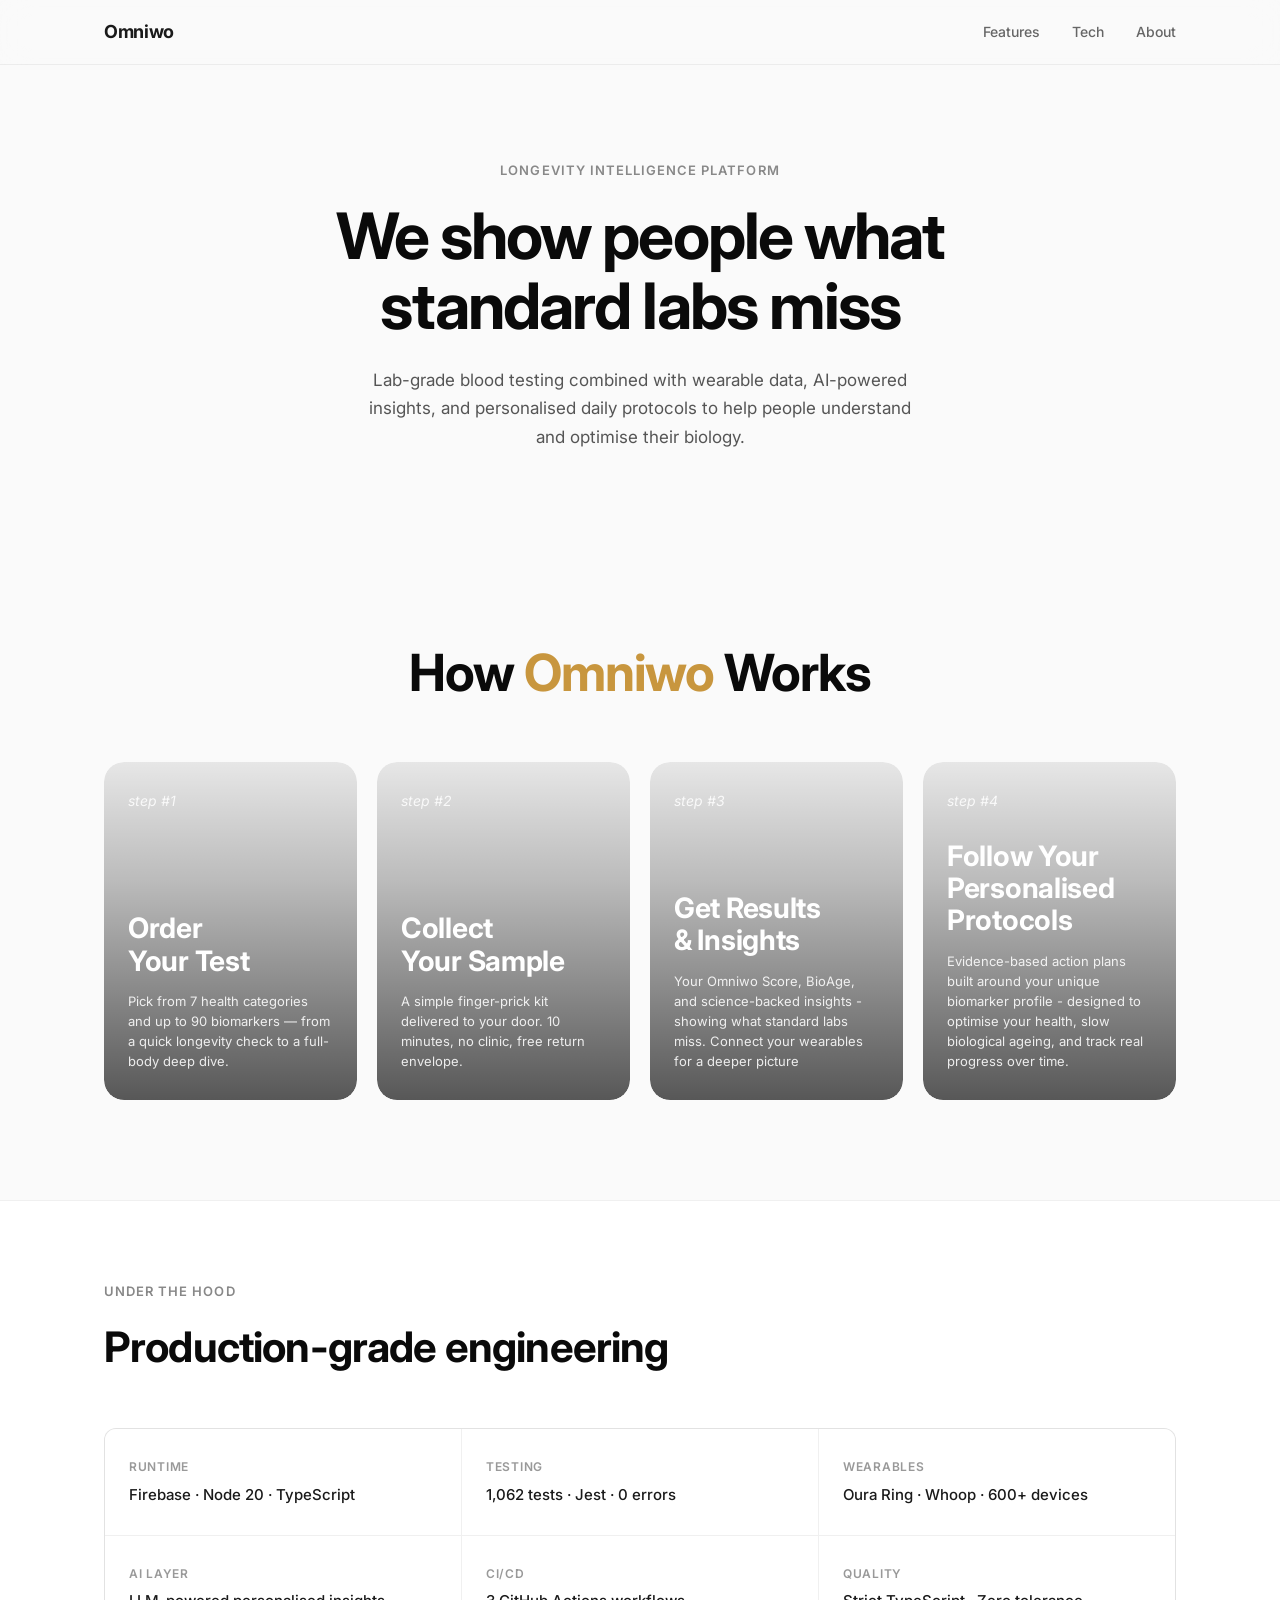
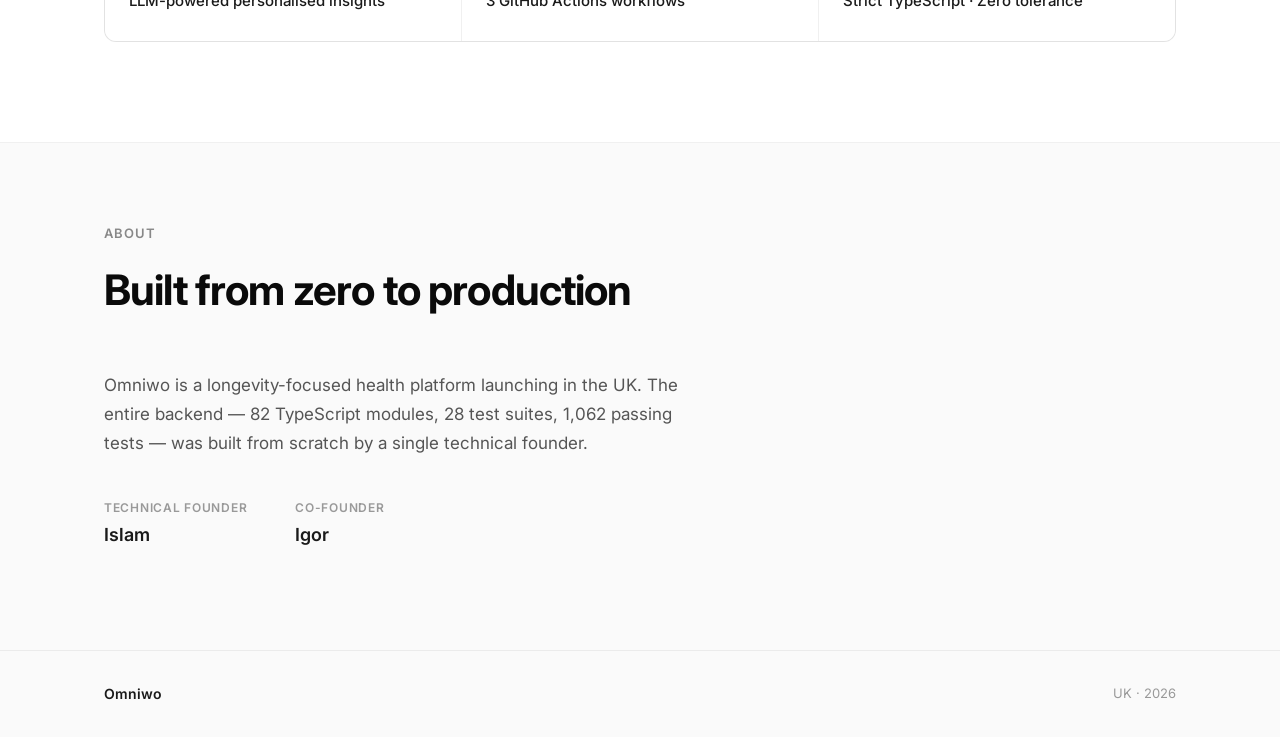
<file: index.html>
<!DOCTYPE html>
<html lang="en">
<head>
  <meta charset="UTF-8">
  <meta name="viewport" content="width=device-width, initial-scale=1.0">
  <title>Omniwo — Longevity Intelligence Platform</title>
  <link rel="preconnect" href="https://fonts.googleapis.com">
  <link rel="preconnect" href="https://fonts.gstatic.com" crossorigin>
  <link href="https://fonts.googleapis.com/css2?family=Inter:wght@400;500;600;700&display=swap" rel="stylesheet">
  <link rel="stylesheet" href="styles.css">
</head>
<body>

  <!-- Header -->
  <header class="header">
    <div class="container header-inner">
      <a href="#" class="logo">Omniwo</a>
      <nav class="nav">
        <a href="#features">Features</a>
        <a href="#tech">Tech</a>
        <a href="#about">About</a>
      </nav>
    </div>
  </header>

  <!-- Hero -->
  <section class="hero">
    <div class="container">
      <p class="hero-label">Longevity Intelligence Platform</p>
      <h1 class="hero-title">We show people what<br>standard labs miss</h1>
      <p class="hero-subtitle">Lab-grade blood testing combined with wearable data, AI-powered insights, and personalised daily protocols to help people understand and optimise their biology.</p>
    </div>
  </section>

  <!-- How It Works -->
  <section id="features" class="how-it-works">
    <div class="container">
      <h2 class="how-title">How <span class="how-title-accent">Omniwo</span> Works</h2>

      <div class="cards-viewport">
        <div class="cards-track">

          <article class="card" style="background-image: url('https://res.cloudinary.com/dlj97ydij/image/upload/v1774885028/full-frame-shot-water-drops-orange_xtxtue.jpg')">
            <span class="card-step">step #1</span>
            <div class="card-content">
              <h3 class="card-title">Order<br>Your Test</h3>
              <p class="card-text">Pick from 7 health categories and up to 90 biomarkers — from a quick longevity check to a full-body deep dive.</p>
            </div>
          </article>

          <article class="card" style="background-image: url('https://res.cloudinary.com/dlj97ydij/image/upload/v1774885260/detail-yellow-feather-with-water-drops_nplfok.jpg')">
            <span class="card-step">step #2</span>
            <div class="card-content">
              <h3 class="card-title">Collect<br>Your Sample</h3>
              <p class="card-text">A simple finger-prick kit delivered to your door. 10 minutes, no clinic, free return envelope.</p>
            </div>
          </article>

          <article class="card" style="background-image: url('https://res.cloudinary.com/dlj97ydij/image/upload/v1774885035/slice-orange-covered-with-bubbles-lies-glass-sparkling-water-close-up_zgwihj.jpg')">
            <span class="card-step">step #3</span>
            <div class="card-content">
              <h3 class="card-title">Get Results<br>& Insights</h3>
              <p class="card-text">Your Omniwo Score, BioAge, and science-backed insights - showing what standard labs miss. Connect your wearables for a deeper picture</p>
            </div>
          </article>

          <article class="card" style="background-image: url('https://res.cloudinary.com/dlj97ydij/image/upload/v1774885032/ovum-with-needle-artificial-insemination-vitro-fertilization-concept-genetic-engineering-artificial-insemination-infertility-treatment_dxnqih.jpg')">
            <span class="card-step">step #4</span>
            <div class="card-content">
              <h3 class="card-title">Follow Your<br>Personalised<br>Protocols</h3>
              <p class="card-text">Evidence-based action plans built around your unique biomarker profile - designed to optimise your health, slow biological ageing, and track real progress over time.</p>
            </div>
          </article>

        </div>
      </div>
    </div>
  </section>

  <!-- Tech Stack -->
  <section id="tech" class="tech">
    <div class="container">
      <p class="section-label">Under the hood</p>
      <h2 class="section-title">Production-grade engineering</h2>
      <div class="tech-grid">
        <div class="tech-item">
          <span class="tech-item-label">Runtime</span>
          <span class="tech-item-value">Firebase · Node 20 · TypeScript</span>
        </div>
        <div class="tech-item">
          <span class="tech-item-label">Testing</span>
          <span class="tech-item-value">1,062 tests · Jest · 0 errors</span>
        </div>
        <div class="tech-item">
          <span class="tech-item-label">Wearables</span>
          <span class="tech-item-value">Oura Ring · Whoop · 600+ devices</span>
        </div>
        <div class="tech-item">
          <span class="tech-item-label">AI Layer</span>
          <span class="tech-item-value">LLM-powered personalised insights</span>
        </div>
        <div class="tech-item">
          <span class="tech-item-label">CI/CD</span>
          <span class="tech-item-value">3 GitHub Actions workflows</span>
        </div>
        <div class="tech-item">
          <span class="tech-item-label">Quality</span>
          <span class="tech-item-value">Strict TypeScript · Zero tolerance</span>
        </div>
      </div>
    </div>
  </section>

  <!-- About -->
  <section id="about" class="about">
    <div class="container">
      <p class="section-label">About</p>
      <h2 class="section-title">Built from zero to production</h2>
      <p class="about-text">Omniwo is a longevity-focused health platform launching in the UK. The entire backend — 82 TypeScript modules, 28 test suites, 1,062 passing tests — was built from scratch by a single technical founder.</p>
      <div class="about-team">
        <div class="about-person">
          <span class="about-role">Technical Founder</span>
          <span class="about-name">Islam</span>
        </div>
        <div class="about-person">
          <span class="about-role">Co-Founder</span>
          <span class="about-name">Igor</span>
        </div>
      </div>
    </div>
  </section>

  <!-- Footer -->
  <footer class="footer">
    <div class="container footer-inner">
      <span class="footer-brand">Omniwo</span>
      <span class="footer-copy">UK · 2026</span>
    </div>
  </footer>

</body>
</html>
</file>
<file: styles.css>
/* ─── Reset & Base ─── */

*, *::before, *::after {
  margin: 0;
  padding: 0;
  box-sizing: border-box;
}

html {
  scroll-behavior: smooth;
  -webkit-font-smoothing: antialiased;
  -moz-osx-font-smoothing: grayscale;
}

body {
  font-family: 'Inter', -apple-system, BlinkMacSystemFont, sans-serif;
  color: #1a1a1a;
  background: #fafafa;
  line-height: 1.6;
}

.container {
  max-width: 1120px;
  margin: 0 auto;
  padding: 0 24px;
}


/* ─── Header ─── */

.header {
  position: fixed;
  top: 0;
  left: 0;
  right: 0;
  z-index: 100;
  background: rgba(250, 250, 250, 0.85);
  backdrop-filter: blur(16px);
  -webkit-backdrop-filter: blur(16px);
  border-bottom: 1px solid rgba(0, 0, 0, 0.06);
}

.header-inner {
  display: flex;
  align-items: center;
  justify-content: space-between;
  height: 64px;
}

.logo {
  font-size: 18px;
  font-weight: 700;
  color: #1a1a1a;
  text-decoration: none;
  letter-spacing: -0.02em;
}

.nav {
  display: flex;
  gap: 32px;
}

.nav a {
  font-size: 14px;
  font-weight: 500;
  color: #666;
  text-decoration: none;
  transition: color 0.2s;
}

.nav a:hover {
  color: #1a1a1a;
}


/* ─── Hero ─── */

.hero {
  padding: 160px 0 100px;
  text-align: center;
}

.hero-label {
  font-size: 13px;
  font-weight: 600;
  text-transform: uppercase;
  letter-spacing: 0.08em;
  color: #888;
  margin-bottom: 20px;
}

.hero-title {
  font-size: clamp(36px, 5vw, 64px);
  font-weight: 700;
  line-height: 1.1;
  letter-spacing: -0.03em;
  color: #0a0a0a;
  margin-bottom: 24px;
}

.hero-subtitle {
  max-width: 560px;
  margin: 0 auto;
  font-size: 17px;
  line-height: 1.7;
  color: #555;
}


/* ─── Section Shared ─── */

.section-label {
  font-size: 13px;
  font-weight: 600;
  text-transform: uppercase;
  letter-spacing: 0.08em;
  color: #888;
  margin-bottom: 12px;
}

.section-title {
  font-size: clamp(28px, 3.5vw, 42px);
  font-weight: 700;
  letter-spacing: -0.02em;
  color: #0a0a0a;
  margin-bottom: 48px;
}


/* ─── How It Works ─── */

.how-it-works {
  padding: 80px 0 100px;
}

.how-title {
  text-align: center;
  font-size: clamp(32px, 4vw, 52px);
  font-weight: 700;
  letter-spacing: -0.02em;
  color: #0a0a0a;
  margin-bottom: 48px;
}

.how-title-accent {
  color: #c8963e;
}

.cards-viewport {
  overflow: visible;
}

.cards-track {
  display: grid;
  grid-template-columns: repeat(4, 1fr);
  gap: 20px;
}

.card {
  position: relative;
  border-radius: 20px;
  overflow: hidden;
  aspect-ratio: 3 / 4;
  background-size: cover;
  background-position: center;
  display: flex;
  flex-direction: column;
  justify-content: space-between;
  padding: 28px 24px;
  cursor: default;
  transition: transform 0.3s ease, box-shadow 0.3s ease;
}

.card::after {
  content: '';
  position: absolute;
  inset: 0;
  background: linear-gradient(
    to bottom,
    rgba(0, 0, 0, 0.08) 0%,
    rgba(0, 0, 0, 0.25) 35%,
    rgba(0, 0, 0, 0.65) 100%
  );
  border-radius: 20px;
  pointer-events: none;
}

.card:hover {
  transform: translateY(-4px);
  box-shadow: 0 0 0 1px rgba(0, 0, 0, 0.1), 0 8px 24px rgba(0, 0, 0, 0.12);
}

.card-step {
  position: relative;
  z-index: 1;
  font-size: 14px;
  font-weight: 400;
  color: rgba(255, 255, 255, 0.85);
  font-style: italic;
}

.card-content {
  position: relative;
  z-index: 1;
}

.card-title {
  font-size: clamp(24px, 2.2vw, 32px);
  font-weight: 700;
  line-height: 1.15;
  letter-spacing: -0.01em;
  color: #fff;
  margin-bottom: 14px;
}

.card-text {
  font-size: 13px;
  line-height: 1.55;
  color: rgba(255, 255, 255, 0.88);
}


/* ─── Tech Stack ─── */

.tech {
  padding: 80px 0 100px;
  background: #fff;
  border-top: 1px solid rgba(0, 0, 0, 0.06);
  border-bottom: 1px solid rgba(0, 0, 0, 0.06);
}

.tech-grid {
  display: grid;
  grid-template-columns: repeat(3, 1fr);
  gap: 1px;
  background: rgba(0, 0, 0, 0.06);
  border: 1px solid rgba(0, 0, 0, 0.06);
  border-radius: 12px;
  overflow: hidden;
}

.tech-item {
  background: #fff;
  padding: 28px 24px;
  display: flex;
  flex-direction: column;
  gap: 6px;
}

.tech-item-label {
  font-size: 12px;
  font-weight: 600;
  text-transform: uppercase;
  letter-spacing: 0.06em;
  color: #999;
}

.tech-item-value {
  font-size: 15px;
  font-weight: 500;
  color: #1a1a1a;
}


/* ─── About ─── */

.about {
  padding: 80px 0 100px;
}

.about-text {
  max-width: 600px;
  font-size: 17px;
  line-height: 1.7;
  color: #555;
  margin-bottom: 40px;
}

.about-team {
  display: flex;
  gap: 48px;
}

.about-person {
  display: flex;
  flex-direction: column;
  gap: 4px;
}

.about-role {
  font-size: 12px;
  font-weight: 600;
  text-transform: uppercase;
  letter-spacing: 0.06em;
  color: #999;
}

.about-name {
  font-size: 18px;
  font-weight: 600;
  color: #1a1a1a;
}


/* ─── Footer ─── */

.footer {
  padding: 32px 0;
  border-top: 1px solid rgba(0, 0, 0, 0.06);
}

.footer-inner {
  display: flex;
  align-items: center;
  justify-content: space-between;
}

.footer-brand {
  font-size: 14px;
  font-weight: 600;
  color: #1a1a1a;
}

.footer-copy {
  font-size: 13px;
  color: #999;
}


/* ─── Responsive: Tablet — Horizontal Scroll Slider ─── */

@media (max-width: 960px) {
  .cards-viewport {
    overflow: hidden;
    margin: 0 -24px;
    padding: 0 24px;
  }

  .cards-track {
    display: flex;
    gap: 16px;
    overflow-x: auto;
    scroll-snap-type: x mandatory;
    -webkit-overflow-scrolling: touch;
    scrollbar-width: none;
    padding-bottom: 4px;
  }

  .cards-track::-webkit-scrollbar {
    display: none;
  }

  .cards-track .card {
    flex: 0 0 calc(50% - 8px);
    min-width: calc(50% - 8px);
    scroll-snap-align: start;
    aspect-ratio: 3 / 4;
  }
}

/* ─── Responsive: Mobile ─── */

@media (max-width: 600px) {
  .hero {
    padding: 120px 0 64px;
  }

  .hero-title br {
    display: none;
  }

  .hero-subtitle {
    font-size: 15px;
  }

  .how-it-works,
  .tech,
  .about {
    padding: 56px 0 72px;
  }

  .how-title {
    margin-bottom: 32px;
  }

  .cards-track .card {
    flex: 0 0 80%;
    min-width: 80%;
  }

  .card-title {
    font-size: 22px;
  }

  .tech-grid {
    grid-template-columns: repeat(2, 1fr);
  }

  .about-team {
    flex-direction: column;
    gap: 24px;
  }

  .nav {
    gap: 20px;
  }

  .nav a {
    font-size: 13px;
  }
}
</file>
